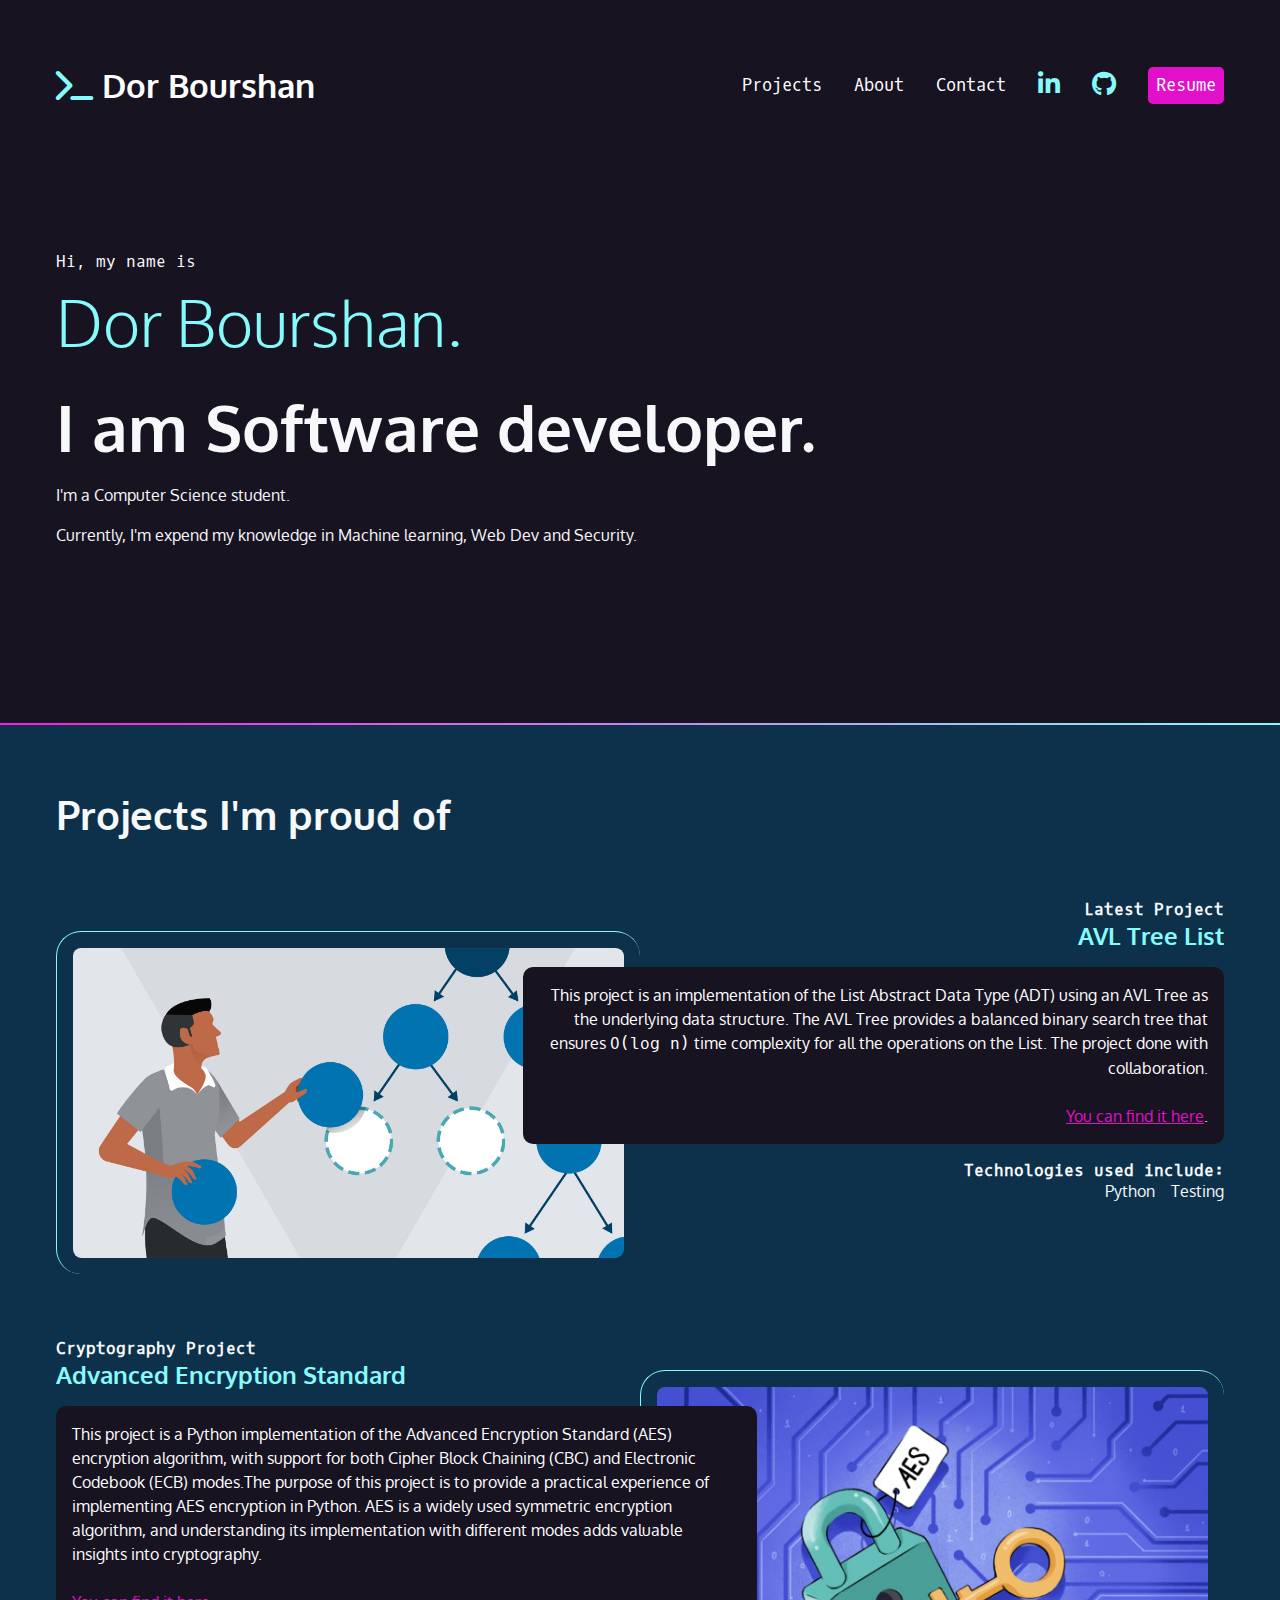
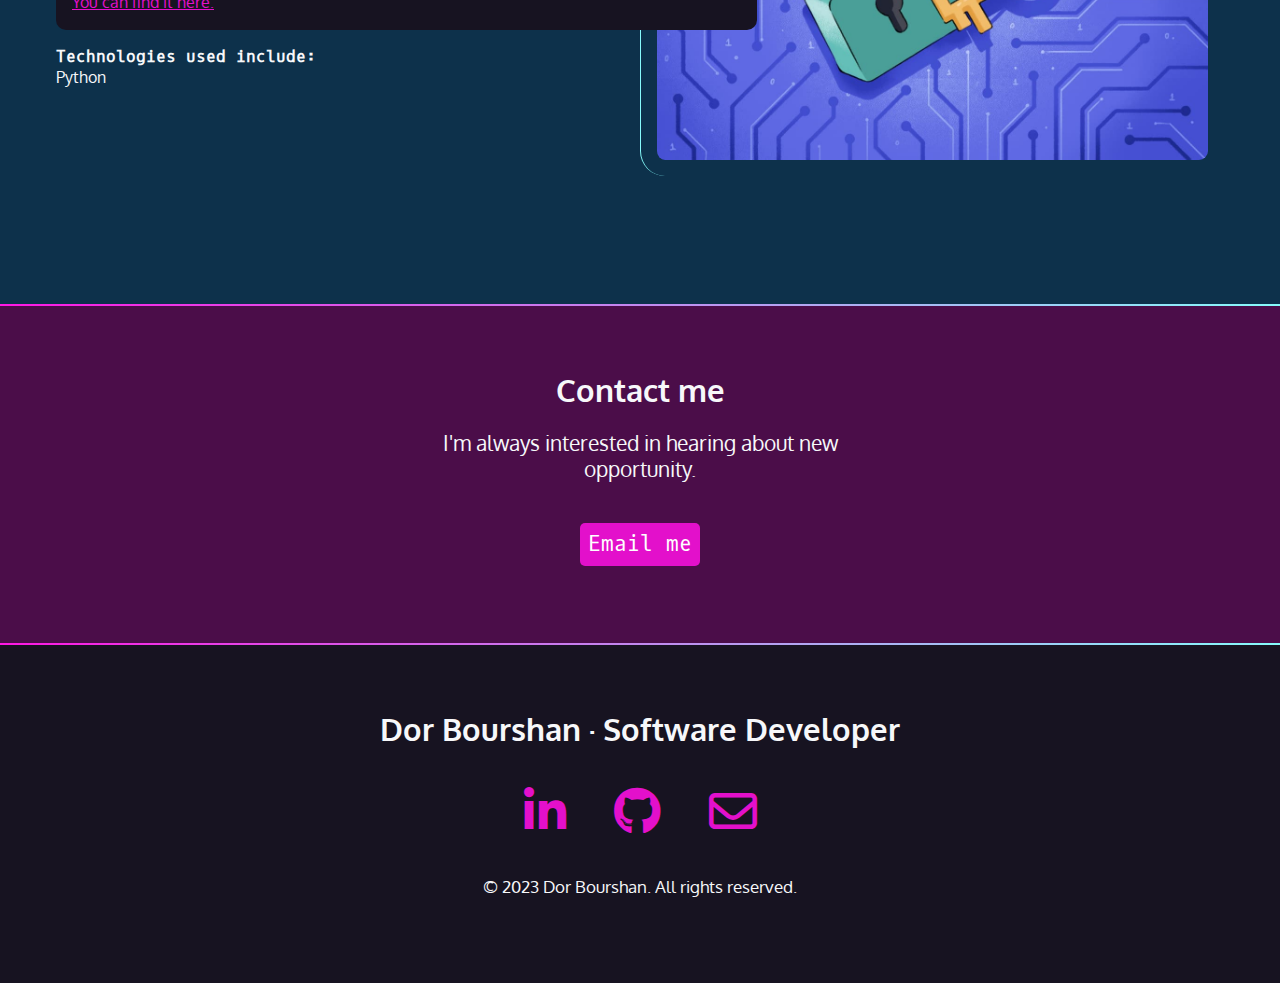
<file: index.html>
<!DOCTYPE html>
<html lang="en">
<head>
  <meta charset="UTF-8">
  <meta name="viewport" content="width=device-width, initial-scale=1.0">
  <link rel="preconnect" href="https://fonts.googleapis.com">
  <link rel="preconnect" href="https://fonts.gstatic.com" crossorigin>
  <link href="https://fonts.googleapis.com/css2?family=Oxygen&family=Oxygen+Mono&display=swap" rel="stylesheet">
  <link href="https://cdnjs.cloudflare.com/ajax/libs/font-awesome/6.4.2/css/all.min.css" rel="stylesheet">
  <link href="css/style.css" rel="stylesheet">
  <title>Dor Bourshan's Portfolio</title>
  
</head>
<body>
  <!--nav bar -->
  <nav>
    <ul>
      <li>
        <h1><a href="index.html">
            <span class="fa-solid fa-terminal" aria-hidden="true"></span>
            Dor Bourshan
          </a></h1>
      </li>
      <li><a href="#projects"> Projects </a></li>
      <li><a href="/about.html"> About </a> </li>
      <li><a href="#contact"> Contact </a></li>
      <li><a href="https://www.linkedin.com/in/dorbourshan/" target="_blank">
          <span class="fa-brands fa-linkedin-in" aria-hidden="true"></span>
          <span class="sr-only">LinkedIn </span>
        </a></li>
      <li><a href="https://github.com/BourshanDor" target="_blank">
          <span class="fa-brands fa-github" aria-hidden="true"></span>
          <span class="sr-only">Github </span>
        </a></li>
      <li><a href="https://drive.google.com/file/d/11dumocfUZ6U-bNRFHotE89yk-MfHsrNx/view?usp=sharing" target="_blank" class="button"> Resume </a></li>
    </ul>
  </nav>

 


  <!--intro  -->

  <section id="intro">
    <p class="name"> Hi, my name is <span>Dor Bourshan.</span></p>
  
    <h2> I am Software developer. </h2>
  
    <p>I'm a Computer Science student.</p>
  
    <p>Currently, I'm expend my knowledge in Machine learning, Web Dev and Security.</p>
  </section>

  <div class="gradient"></div>
 

  <!-- projects -->
  
  <div class="section-blue">
    <section id="projects">
      <h2>Projects I'm proud of</h2>
      <article>
        <div class="text">
          <h4>Latest Project</h4>
          <h3>AVL Tree List</h3>
          <p class="blackbox">This project is an implementation of the List Abstract Data Type (ADT) using an AVL Tree as the underlying data
          structure. The AVL Tree provides a balanced binary search tree that ensures <span class="math">O(log n)</span> time complexity for all the
          operations on the List. The project done with collaboration. 
          <br><br>
          <a
              href="https://github.com/BourshanDor/DS" target="_blank">You can find it here</a>.</p>
          <h4>Technologies used include:</h4>
          <ul>
            <li>Python</li>
            <li>Testing</li>
          </ul>
        </div>
        <img src="./img/tree-ds.jpg"
          alt="AVL rotation" />
      </article>
  
  
      <article class="reverse">
        <div class="text">
          <h4>Cryptography Project</h4>
          <h3>Advanced Encryption Standard </h3>
          <p class="blackbox">This project is a Python implementation of the Advanced Encryption Standard (AES) encryption algorithm, with support for
          both Cipher Block Chaining (CBC) and Electronic Codebook (ECB) modes.The purpose of this project is to provide a practical experience of implementing AES encryption in Python. AES is a
          widely used symmetric encryption algorithm, and understanding its implementation with different modes adds valuable
          insights into cryptography. 
          <br><br>
          <a
              href="https://github.com/BourshanDor/AES" target="_blank">You can find it here.</a>
          <h4>Technologies used include:</h4>
          <ul>
            <li>Python</li>
          </ul>
        </div>
        <img src="./img/AES-Encryption.jpg"
          alt="AES-SubBytes." />
      </article>
  
    </section>
  </div>

  <div class="gradient"></div>
  <!-- Contact -->
  <div class="section-plum">
    <section id="contact">
      <h2> Contact me </h2>
      <p>
        I'm always interested in hearing about new opportunity.
      </p>

      <p><a  href="mailto:bourshan.dor@gmail.com" class="button"> Email me </a></p>
    </section>
  </div>

  <div class="gradient"></div>
  <!-- footer -->
  <footer>
    <h2> Dor Bourshan &middot; Software Developer </h2>
    <ul>
      <li><a href="https://www.linkedin.com/in/dorbourshan/" target="_blank">
          <span class="fa-brands fa-linkedin-in" aria-hidden="true"></span>
          <span class="sr-only">LinkedIn </span>
        </a>
      </li>
      <li>
        <a href="https://github.com/BourshanDor" target="_blank">
          <span class="fa-brands fa-github" aria-hidden="true"></span>
          <span class="sr-only">Github </span>
        </a>
      </li>
      <li>
        <a href="mailto:bourshan.dor@gmail.com" target="_blank">
          <span class="fa-regular fa-envelope" aria-hidden="true"></span>
          <span class="sr-only">Email </span>
        </a>
      </li>
    </ul>
  
    <p><small> &copy; 2023 Dor Bourshan. All rights reserved. </small></p>
  </footer>

</body>
</html>
</file>
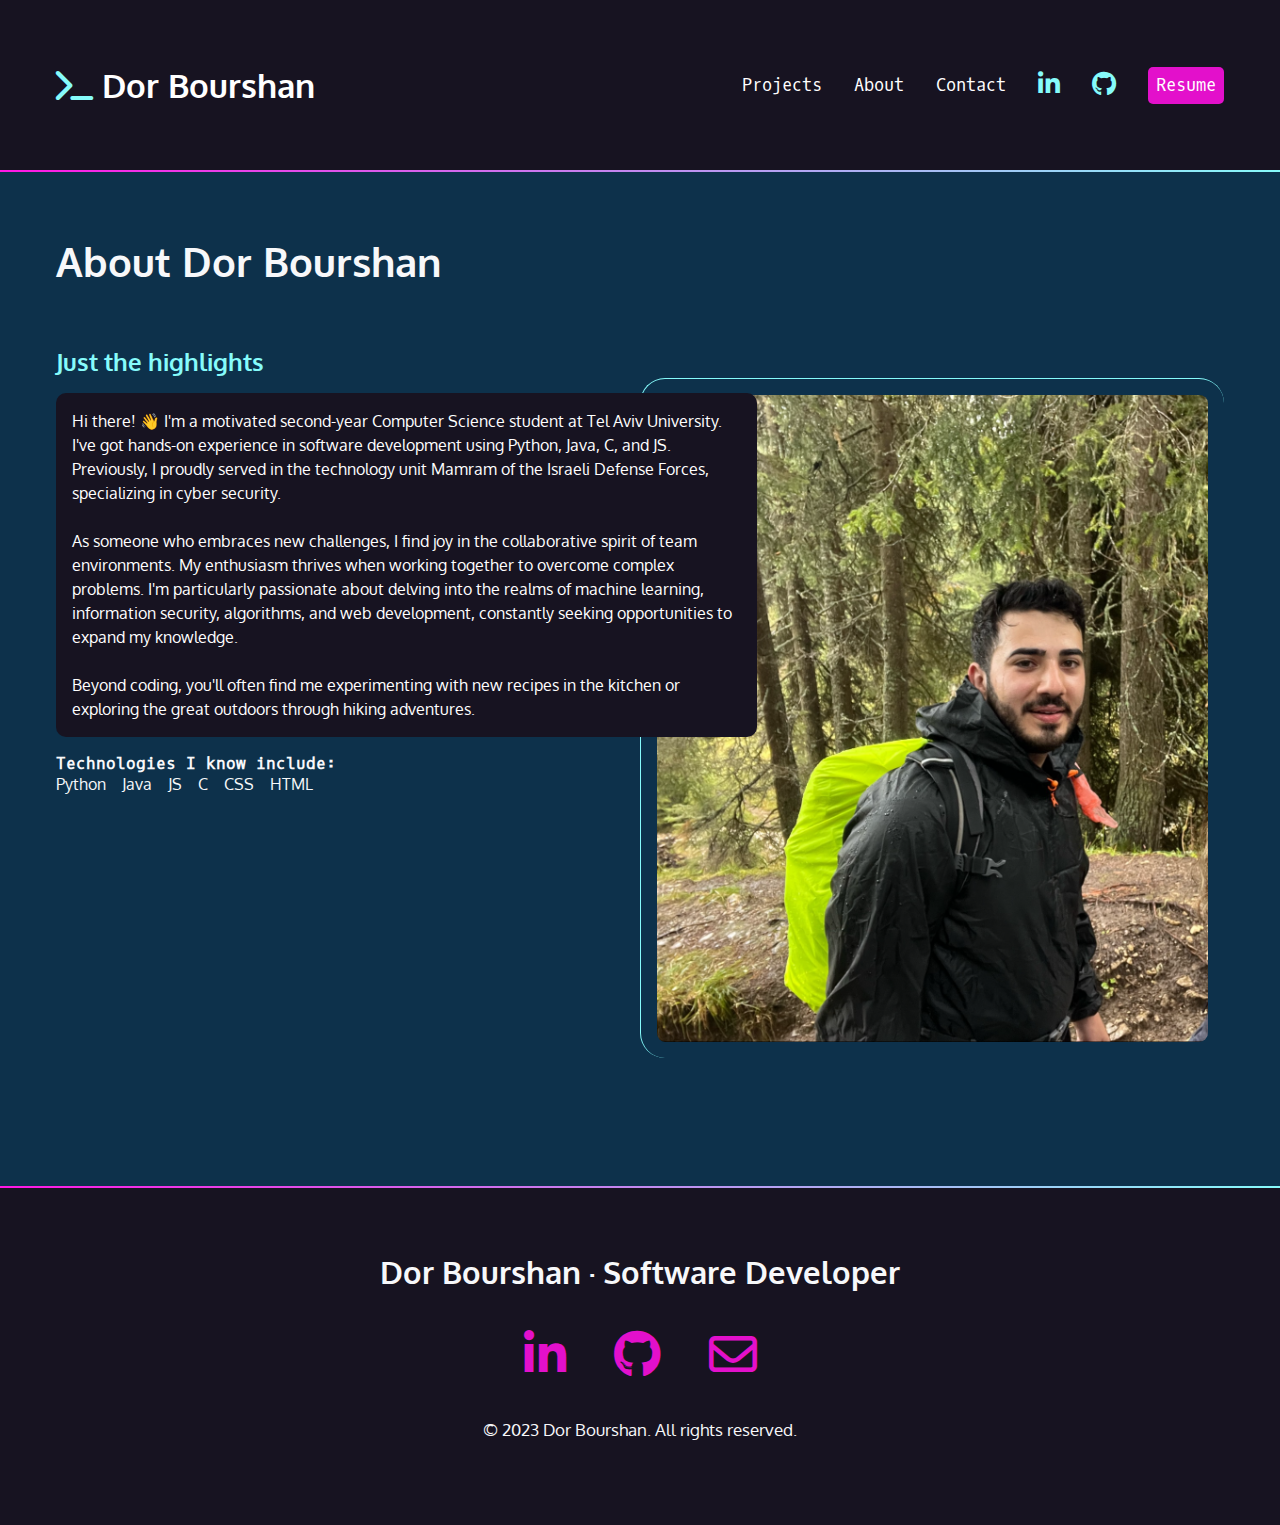
<file: about.html>
<!DOCTYPE html>
<html lang="en">

<head>
  <meta charset="UTF-8">
  <meta name="viewport" content="width=device-width, initial-scale=1.0">
  <link rel="preconnect" href="https://fonts.googleapis.com">
  <link rel="preconnect" href="https://fonts.gstatic.com" crossorigin>
  <link href="https://fonts.googleapis.com/css2?family=Oxygen&family=Oxygen+Mono&display=swap" rel="stylesheet">
  <link href="https://cdnjs.cloudflare.com/ajax/libs/font-awesome/6.4.2/css/all.min.css" rel="stylesheet">
  <link href="css/style.css" rel="stylesheet">
  <title>Dor Bourshan's Portfolio</title>
</head>
<body>
  <!--nav bar -->
  <nav>
    <ul>
      <li>
        <h1><a href="index.html">
            <span class="fa-solid fa-terminal" aria-hidden="true"></span>
            Dor Bourshan
          </a></h1>
      </li>
      <li><a href="/index.html#projects"> Projects </a></li>
      <li><a href="#"> About </a> </li>
      <li><a href="/index.html#contact"> Contact </a></li>
      <li><a href="https://www.linkedin.com/in/dorbourshan/" target="_blank">
          <span class="fa-brands fa-linkedin-in" aria-hidden="true"></span>
          <span class="sr-only">LinkedIn </span>
        </a></li>
      <li><a href="https://github.com/BourshanDor" target="_blank">
          <span class="fa-brands fa-github" aria-hidden="true"></span>
          <span class="sr-only">Github </span>
        </a></li>
      <li><a href="https://drive.google.com/file/d/11dumocfUZ6U-bNRFHotE89yk-MfHsrNx/view?usp=sharing" target="_blank" class="button"> Resume </a></li>
    </ul>
  </nav>

  <div class="gradient"></div>
  <!-- About me  -->
  <div class="section-blue">
    <section id="projects">
      <h2>About Dor Bourshan</h2>
      <article class="reverse">
        <div class="text">
          <h3>Just the highlights</h3>
          <p class="blackbox">Hi there! 👋 I'm a motivated second-year Computer Science student at Tel Aviv University. I've got hands-on experience
          in software development using Python, Java, C, and JS. Previously, I proudly served in the technology unit Mamram of the
          Israeli Defense Forces, specializing in cyber security.
          <br><br>
          As someone who embraces new challenges, I find joy in the collaborative spirit of team environments. My enthusiasm
          thrives when working together to overcome complex problems. I'm particularly passionate about delving into the realms of
          machine learning, information security, algorithms, and web development, constantly seeking opportunities to expand my
          knowledge.
          <br><br>
          Beyond coding, you'll often find me experimenting with new recipes in the kitchen or exploring the great outdoors
          through hiking adventures.
          </p>

          <h4>Technologies I know include:</h4>
          <ul>
            <li>Python</li>
            <li>Java</li>
            <li>JS</li>
            <li>C</li>
            <li>CSS</li>
            <li>HTML</li>
          </ul>
        </div>
        <img src="./img/Dor-Bourshan.PNG"
          alt="Dor Bourshan profile picture" />
      </article>
    </section>
  </div>

  <div class="gradient"></div>
  <!-- footer -->
  <footer>
    <h2> Dor Bourshan &middot; Software Developer </h2>
    <ul>
      <li><a href="https://www.linkedin.com/in/dorbourshan/" target="_blank">
          <span class="fa-brands fa-linkedin-in" aria-hidden="true"></span>
          <span class="sr-only">LinkedIn </span>
        </a>
      </li>
      <li>
        <a href="https://github.com/BourshanDor" target="_blank">
          <span class="fa-brands fa-github" aria-hidden="true"></span>
          <span class="sr-only">Github </span>
        </a>
      </li>
      <li>
        <a href="mailto:bourshan.dor@gmail.com" target="_blank">
          <span class="fa-regular fa-envelope" aria-hidden="true"></span>
          <span class="sr-only">Email </span>
        </a>
      </li>
    </ul>
  
    <p><small> &copy; 2023 Dor Bourshan. All rights reserved. </small></p>
  </footer>
  
</body>
</html>
</file>
<file: css/style.css>
/* Variables declared here - these are the colors for our pages, as well as the font stacks and sizes. */

:root {
  --black: #171321;
  --dkblue: #0d314b;
  --plum: #4b0d49;
  --hotmag: #ff17e4;
  --magenta: #e310cb;
  --aqua: #86fbfb;
  --white: #f7f8fa;
  --font-size: 1.3rem;
  --mono: "Oxygen mono", monospace;
  --sans: Oxygen, sans-serif;
}


/* border box model: https://css-tricks.com/box-sizing/ */

html {
  box-sizing: border-box;
}

*,
*::before,
*::after {
  box-sizing: inherit;
}


/* generic styles for the page */

body {
  padding: 0;
  margin: 0;
  font-family: var(--sans);
  background-color: var(--black);
  color: var(--white);
  font-size: var(--font-size);
}

h1,
h2,
h3 {
  margin: 0;
}

a {
  color: var(--magenta);
}

a:hover {
  color: var(--hotmag);
  text-decoration: none;
}

img {
  width: 100%;
}


/* background color divs */

.section-plum {
  background-color: var(--plum);
}

.section-blue {
  background-color: var(--dkblue);
}

.gradient {
  background: linear-gradient(90deg, rgba(255, 23, 228, 1) 0%, rgba(134, 251, 251, 1) 100%);
  height: 2px;
}

.math { 
  font-family: var(--mono);
}


/* intro styles */

#intro {
  padding: 4rem 1rem 10rem 1rem;
  padding-bottom: 10rem;
  max-width: 1200px;
  margin: 0 auto;
}

#intro p {
  font-size: 1rem;
  line-height: 1.5;
}

#intro .name {
  font-family: var(--mono);
  font-size: 1rem;
}

.name span {
  font-family: var(--sans);
  font-size: 4rem;
  color: var(--aqua);
  display: block;
  font-weight: 300;
}

#intro h2 {
  font-size: 4rem;
}


/* contact section */

#contact {
  width: 400px;
  text-align: center;
  margin: 0 auto;
  padding: 4rem 0;
}

#contact p:last-child {
  margin-top: 3rem;
}


/* navigation */

nav {
  font-family: var(--mono);
  font-size: 80%;
  padding: 4rem 1rem;
}

nav h1 a {
  font-family: var(--sans);
}

nav ul {
  margin: 0;
  padding: 0;
  list-style-type: none;
  display: flex;
  flex-flow: row wrap;
  justify-content: center;
  align-items: center;
  gap: 2rem;
}

nav li:first-child {
  flex-basis: 100%;
  text-align: center;
}

nav [class*="fa-"] {
  font-size: 150%;
  color: var(--aqua);
}

nav h1 [class*="fa-"] {
  font-size: 100%;
  color: var(--aqua);
}

nav a {
  color: white;
  text-decoration: none;
  display: block;
}

nav a:hover,
nav [class*="fa-"]:hover {
  color: var(--magenta);
}

.button {
  background-color: var(--magenta);
  color: white;
  padding: 0.5rem;
  border-radius: 5px;
  text-decoration: none;
  font-family: var(--mono);
}

.button:hover {
  color: white;
  background-color: var(--hotmag);
}

/* projects section */
#projects {
    
  padding: 4rem 1rem;
      
    
}

#projects h2 {
  font-size: 2.5rem;
  margin-bottom: calc(2.5rem * 1.5);
}

#projects h3 {
  color: var(--aqua);
}

#projects h4 {
  font-size: 1rem;
  font-family: var(--mono);
  margin: 0;
}


.blackbox {
  padding: 1rem;
  border-radius: 10px;
  color: white;
  background-color: var(--black);
  font-size: 1rem;
  line-height: 1.5;
  /* text-align: left; */
}

#projects ul {
  list-style-type: none;
  padding: 0;
  margin: 0;
  display: flex;
  flex-flow: row wrap;
  justify-content: flex-start;
  gap: 1rem;
  font-size: 1rem;
}

#projects img {
  margin: 2rem 0 4rem 0;
  padding: 1rem;
  border-left: 1px solid var(--aqua);
  border-top: 1px solid var(--aqua);
  border-radius: 25px;
}



/* footer section */

footer {
  text-align: center;
  padding: 4rem 0;
}

footer ul {
  list-style-type: none;
  padding: 0;
  margin: 2rem 0;
  display: flex;
  flex-flow: row wrap;
  justify-content: center;
  gap: 3rem;
  font-size: 3rem;
}

@media (min-width: 800px) {
  article {
    display: grid;
    grid-template-columns: repeat(10, 1fr);
  }
  #projects{
    max-width: 1200px; 
    margin: 0 auto;
  }

  #projects img {
    grid-column: 1/6;
    grid-row: 1/2;
  }

  .text {
    grid-column: 5/11;
    grid-row: 1/2;
    order: 2;
    text-align: right;
  }

  #projects ul {
    justify-content: flex-end;
  }

  #projects .reverse .text {
    grid-column: 1/7;
    text-align: left;
  }

  #projects .reverse ul {
    justify-content: flex-start;

  }

  #projects .reverse img {
    grid-column: 6/11;
    grid-row: 1/2
  }
}



@media (min-width: 850px) {
  nav {
    max-width: 1200px;
    margin: 0 auto;
  }

  nav li:first-child {
    flex-basis: auto;
    text-align: left;
    margin-right: auto;
  }
}
</file>
